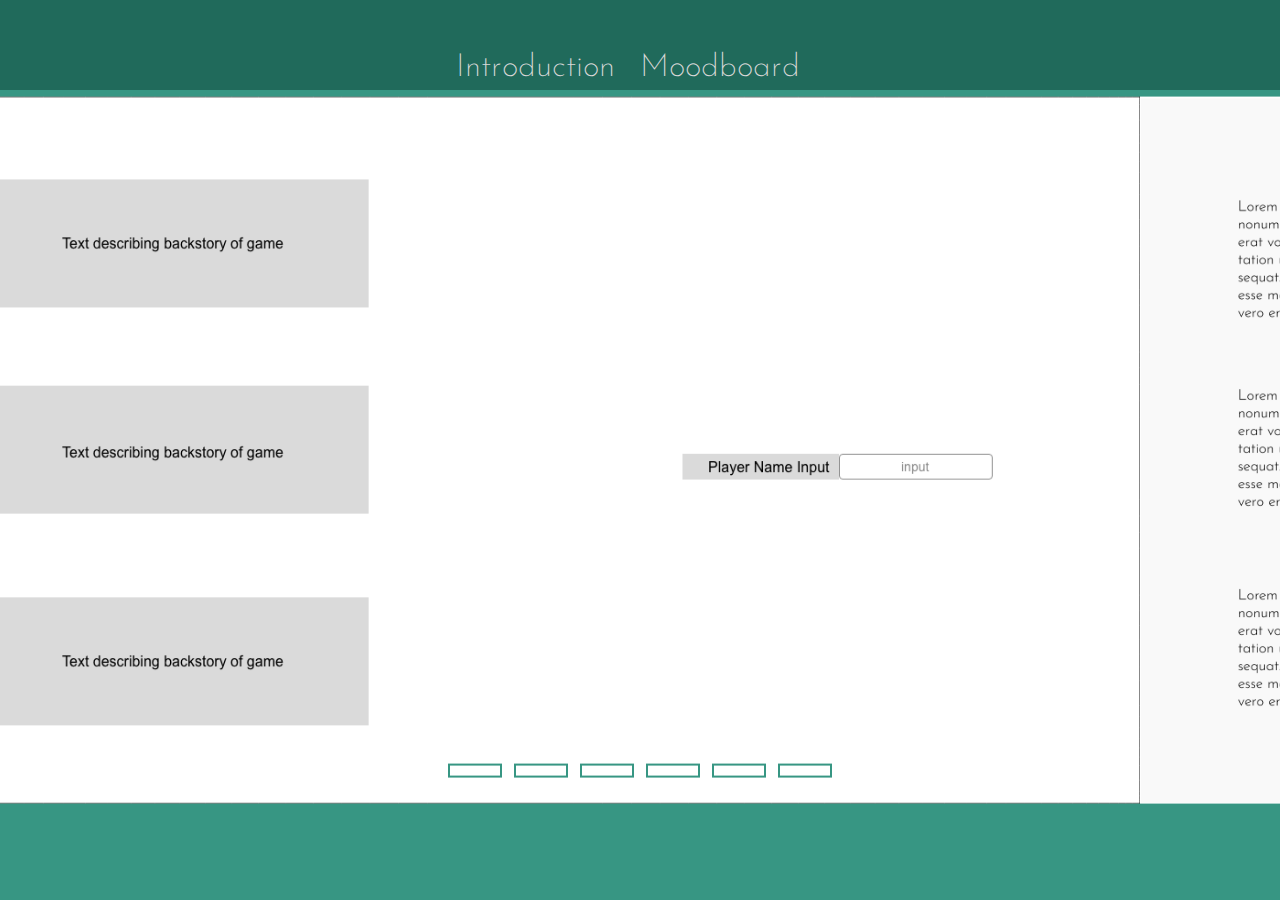
<file: index.html>
<!DOCTYPE html>
<html>
    <head>
    <meta charset="UTF-8">
    <meta name="viewport" content="width=device-width, initial-scale=1.0">
    <meta http-qeuiv="X-UA-Compatible" content="ie=edge">
    <link rel="stylesheet" href="style.css"> 
    <link href="https://fonts.googleapis.com/css2?family=Josefin+Sans:wght@200;300;400&display=swap" rel="stylesheet">
    <title>Test Page (D2)</title>
    </head>
    
<body>
    
    <div class="slidershow middle">
        
        <div class="slides">
            <input type="radio" name="r" id="r1" checked>
            <input type="radio" name="r" id="r2">
            <input type="radio" name="r" id="r3">
            <input type="radio" name="r" id="r4">
            <input type="radio" name="r" id="r5">
            <input type="radio" name="r" id="r6">
            <div class="slide s1">
                <img src="1_w.png">
            </div>
            <div class="slide">
                <img src="1.jpg">
            </div>
            <div class="slide">
                <img src="2_w.png">
            </div>
            <div class="slide">
                <img src="2.jpg">
            </div>
            <div class="slide">
                <img src="3_w.png">
            </div>
            <div class="slide">
                <img src="3.jpg">
            </div>
        </div>
        
        <div class="navigation">
            <label for="r1" class="bar"></label>
            <label for="r2" class="bar"></label>
            <label for="r3" class="bar"></label>
            <label for="r4" class="bar"></label>
            <label for="r5" class="bar"></label>
            <label for="r6" class="bar"></label>
        </div>
    </div>

    <div class="nav_div">
        <div class="flex_text">
            <a href="essay.html">
            <h2 class="nav_text">Introduction</h2>
            </a>
            <a href="moodboard.html">
            <h2 class="nav_text">Moodboard</h2>
            </a>    
        </div>
    </div>
    
</body>
    
</html>
</file>
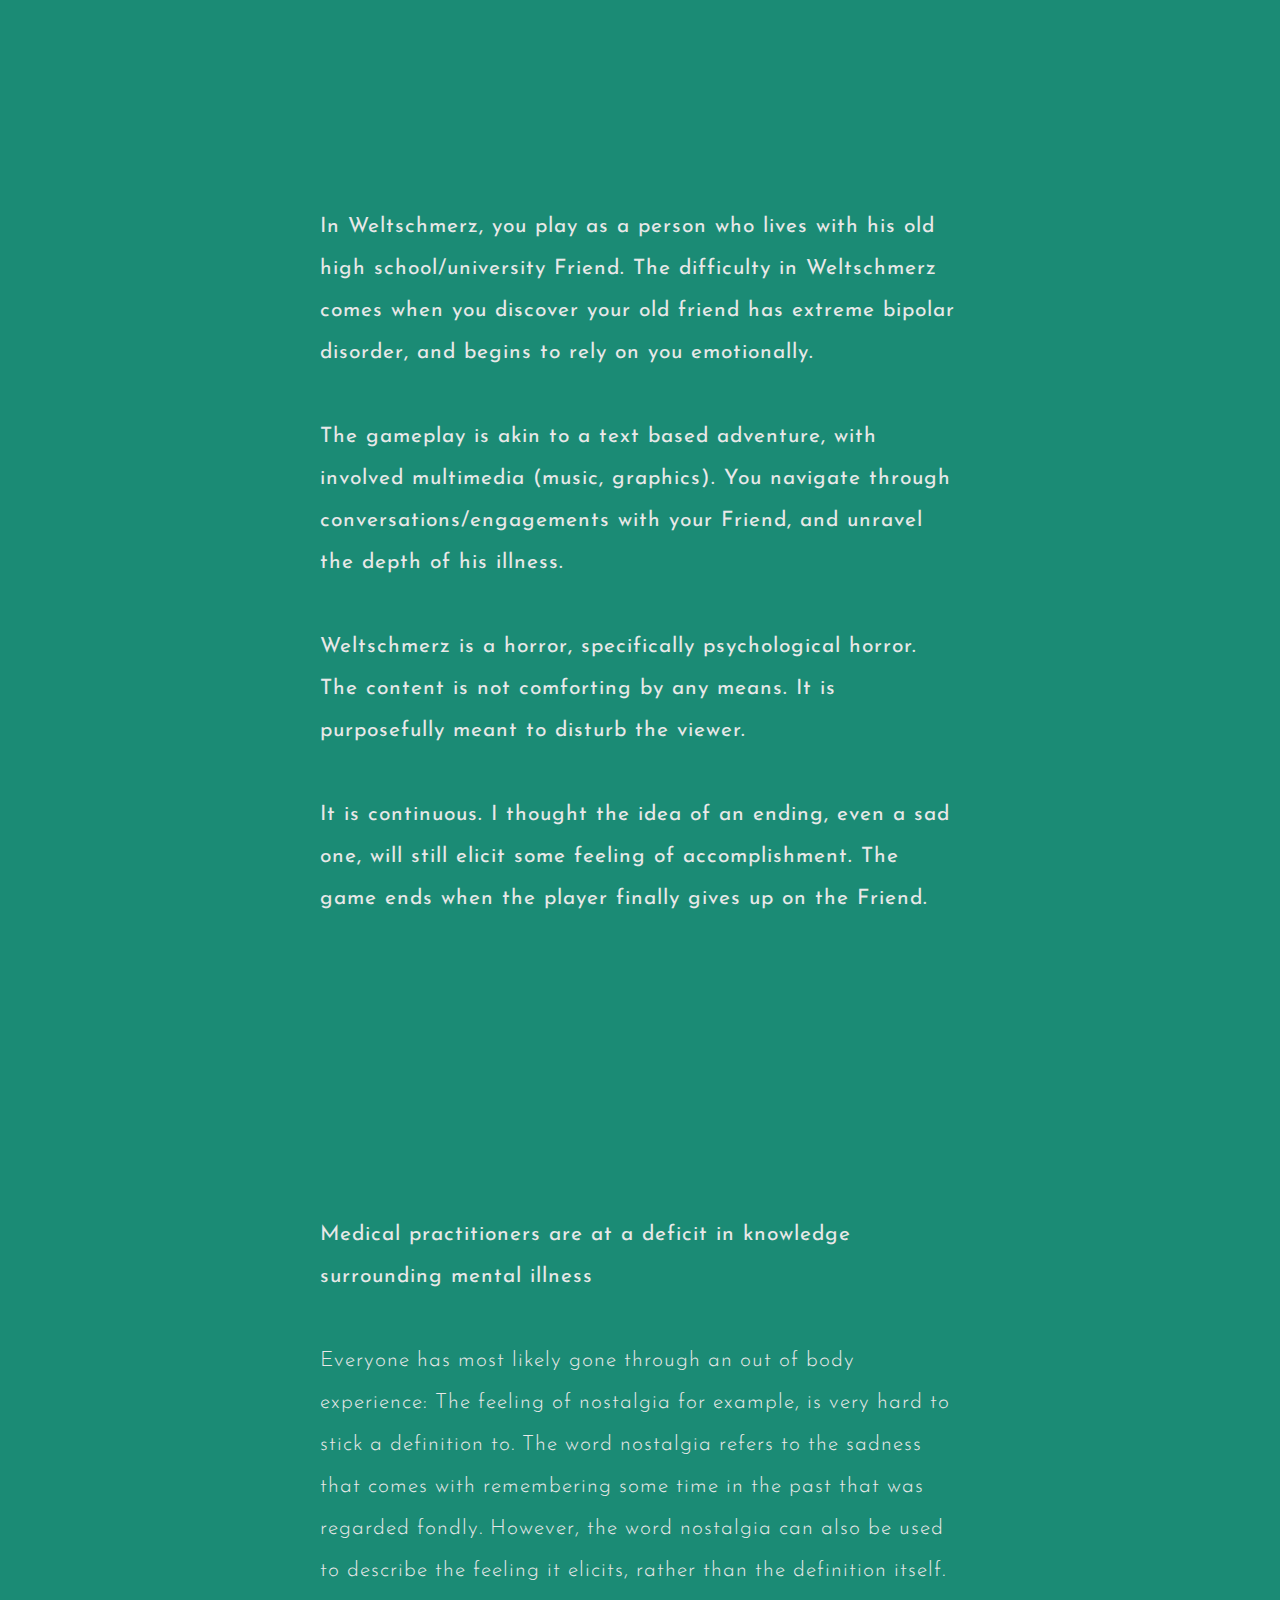
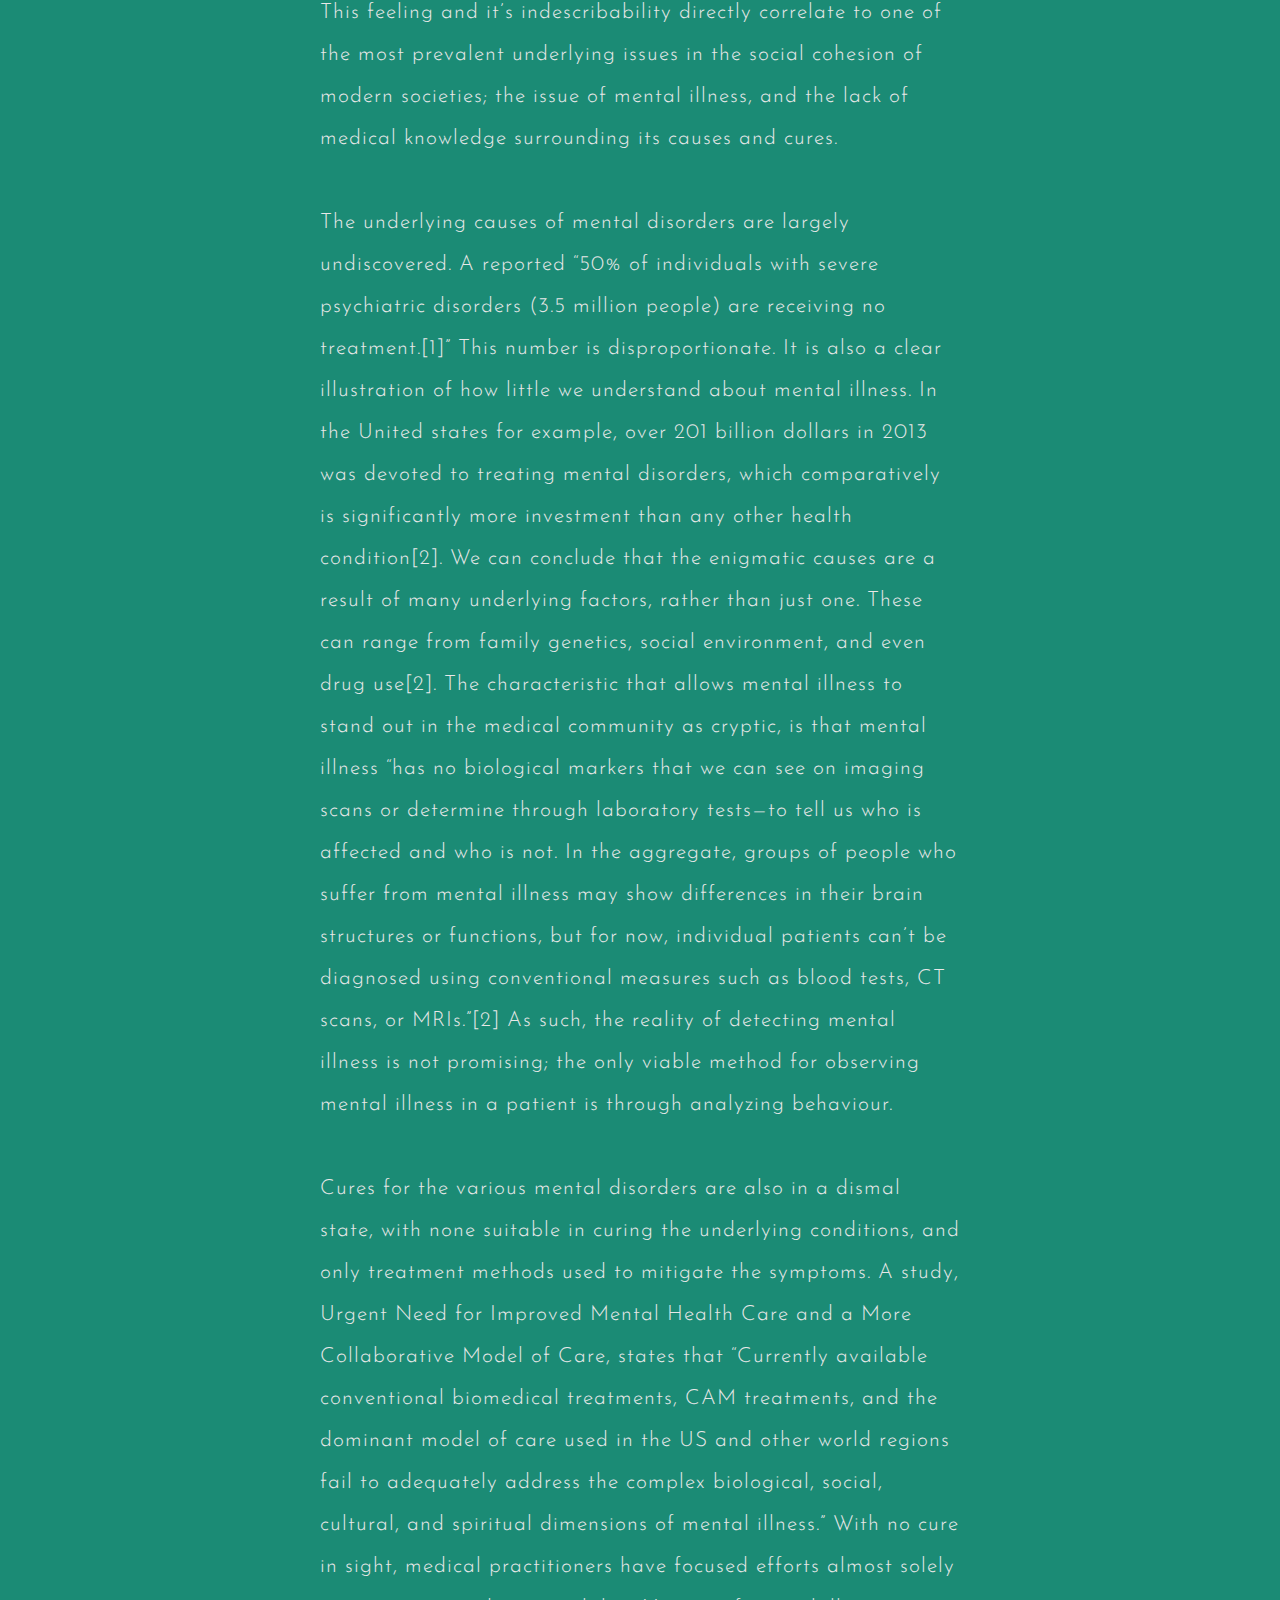
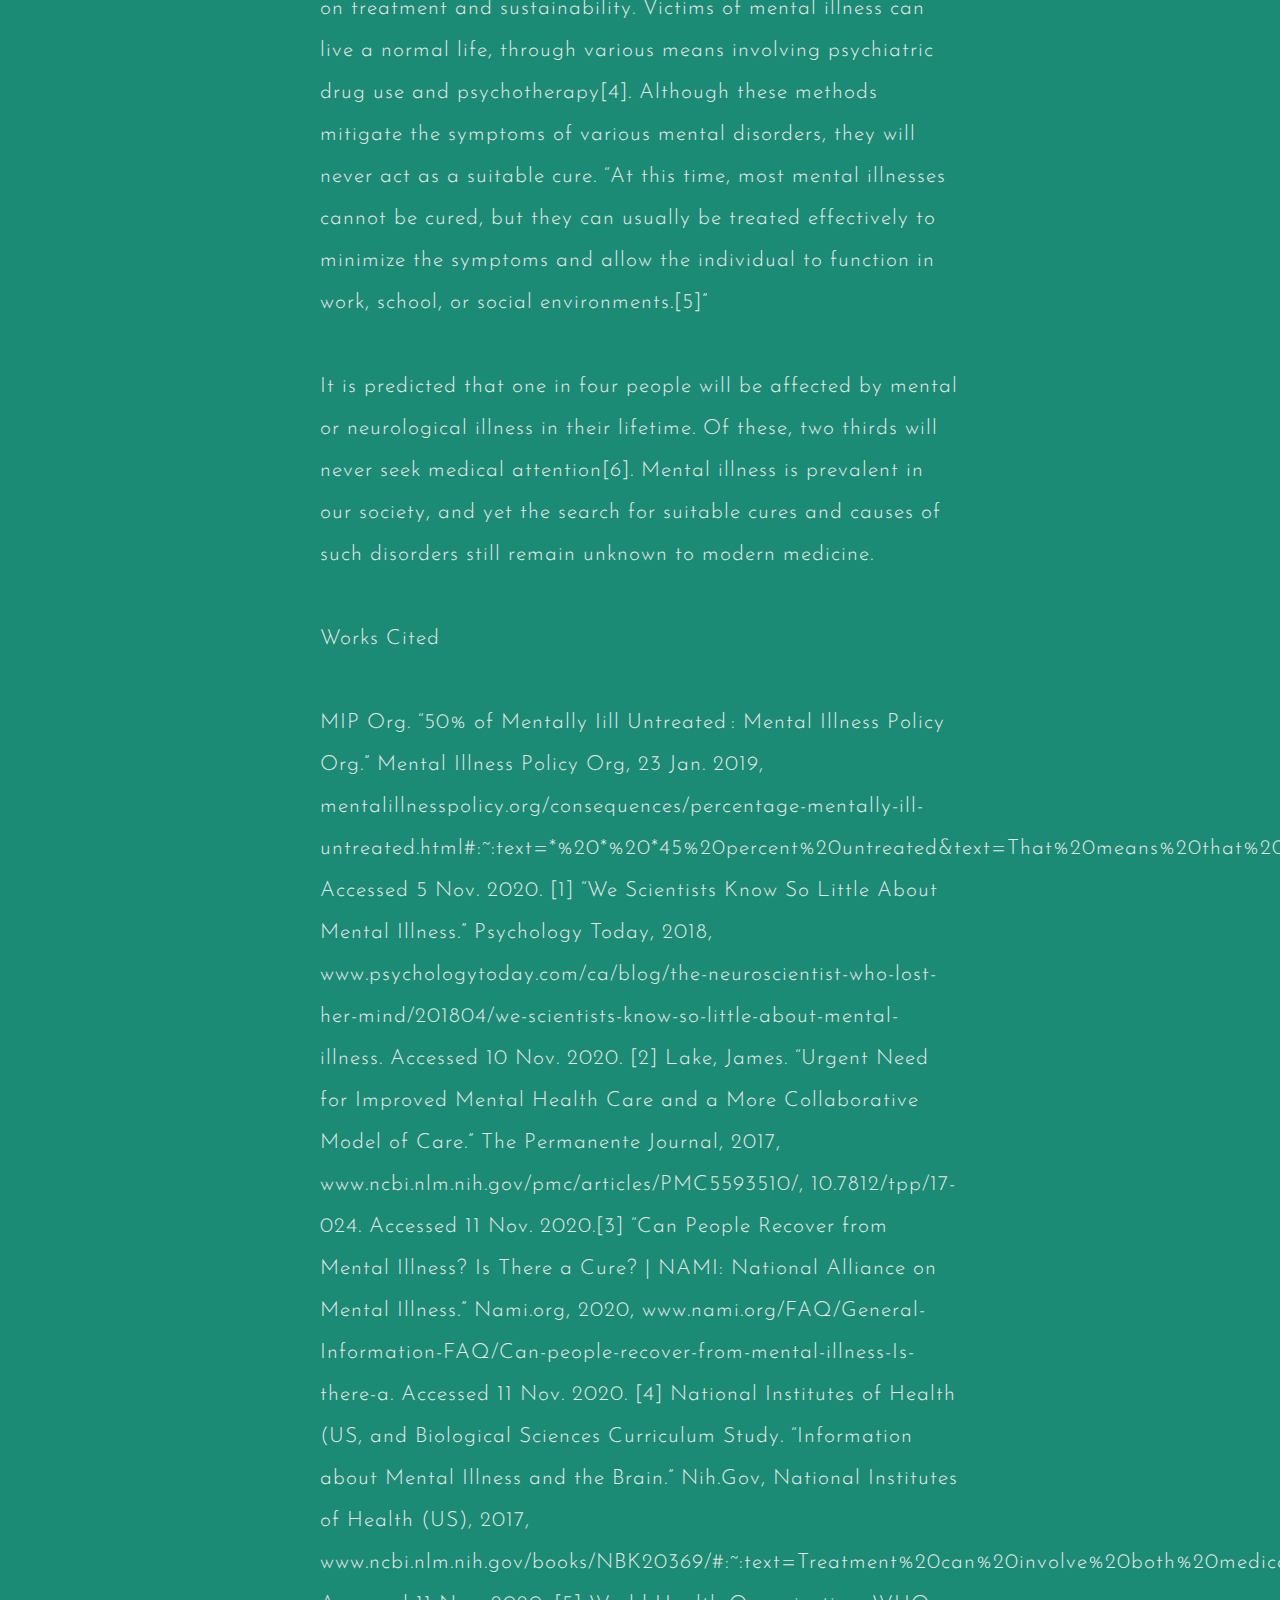
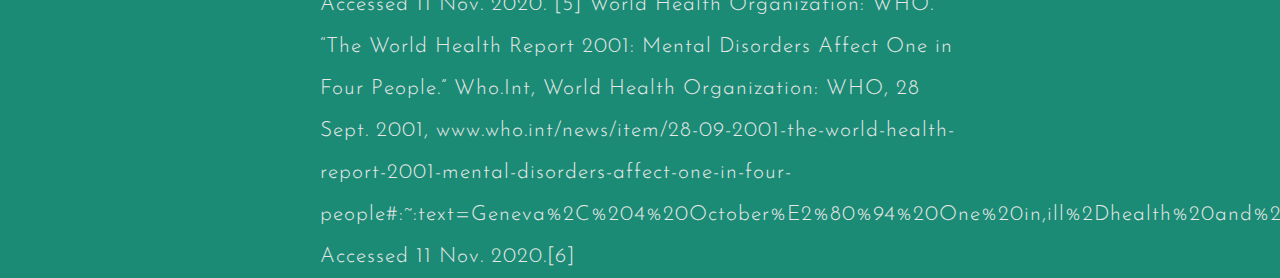
<file: essay.html>
<!DOCTYPE html>
<html>
    <head>
    <meta charset="UTF-8">
    <meta name="viewport" content="width=device-width, initial-scale=1.0">
    <meta http-qeuiv="X-UA-Compatible" content="ie=edge">
    <link rel="stylesheet" href="essay.css">
    <link href="https://fonts.googleapis.com/css2?family=Josefin+Sans:wght@200;300;400&display=swap" rel="stylesheet">
    <title>Test Page (D2)</title>
    </head>
    
<body>
    
    <a href="index.html">
    <div class="div_cont">
    <div class="transition"></div>
    </div>
    </a>    
        
    <div class="container">
    <div class="body_text_div">
    
        <h2 class="body_text_2"><br><br><br><br>In Weltschmerz, you play as a person who lives with his old high school/university Friend. The difficulty in Weltschmerz comes when you discover your old friend has extreme bipolar disorder, and begins to rely on you emotionally. 
<br><br>
The gameplay is akin to a text based adventure, with involved multimedia (music, graphics). You navigate through conversations/engagements with your Friend, and unravel the depth of his illness. 
<br><br>
Weltschmerz is a horror, specifically psychological horror. The content is not comforting by any means. It is purposefully meant to disturb the viewer. 
<br><br>
It is continuous. I thought the idea of an ending, even a sad one, will still elicit some feeling of accomplishment. The game ends when the player finally gives up on the Friend. 
<br><br><br><br><br><br><br><br>Medical practitioners are at a deficit in knowledge surrounding mental illness<br><br></h2>
        <h2 class="body_text">

Everyone has most likely gone through an out of body experience: The feeling of nostalgia for example, is very hard to stick a definition to. The word nostalgia refers to the sadness that comes with remembering some time in the past that was regarded fondly. However, the word nostalgia can also be used to describe the feeling it elicits, rather than the definition itself. This feeling and it’s indescribability directly correlate to one of the most prevalent underlying issues in the social cohesion of modern societies; the issue of mental illness, and the lack of medical knowledge surrounding its causes and cures. 
<br><br>
The underlying causes of mental disorders are largely undiscovered. A reported “50% of individuals with severe psychiatric disorders (3.5 million people) are receiving no treatment.[1]” This number is disproportionate. It is also a clear illustration of how little we understand about mental illness. In the United states for example, over 201 billion dollars in 2013 was devoted to treating mental disorders, which comparatively is significantly more investment than any other health condition[2]. We can conclude that the enigmatic causes are a result of many underlying factors, rather than just one. These can range from family genetics, social environment, and even drug use[2]. The characteristic that allows mental illness to stand out in the medical community as cryptic, is that mental illness “has no biological markers that we can see on imaging scans or determine through laboratory tests—to tell us who is affected and who is not. In the aggregate, groups of people who suffer from mental illness may show differences in their brain structures or functions, but for now, individual patients can’t be diagnosed using conventional measures such as blood tests, CT scans, or MRIs.”[2] As such, the reality of detecting mental illness is not promising; the only viable method for observing mental illness in a patient is through analyzing behaviour. 
<br><br>
Cures for the various mental disorders are also in a dismal state, with none suitable in curing the underlying conditions, and only treatment methods used to mitigate the symptoms. A study, Urgent Need for Improved Mental Health Care and a More Collaborative Model of Care, states that “Currently available conventional biomedical treatments, CAM treatments, and the dominant model of care used in the US and other world regions fail to adequately address the complex biological, social, cultural, and spiritual dimensions of mental illness.” With no cure in sight, medical practitioners have focused efforts almost solely on treatment and sustainability. Victims of mental illness can live a normal life, through various means involving psychiatric drug use and psychotherapy[4]. Although these methods mitigate the symptoms of various mental disorders, they will never act as a suitable cure. “At this time, most mental illnesses cannot be cured, but they can usually be treated effectively to minimize the symptoms and allow the individual to function in work, school, or social environments.[5]”
<br><br>
It is predicted that one in four people will be affected by mental or neurological illness in their lifetime. Of these, two thirds will never seek medical attention[6]. Mental illness is prevalent in our society, and yet the search for suitable cures and causes of such disorders still remain unknown to modern medicine.  
            <br><br>
            Works Cited
<br><br>
MIP Org. “50% of Mentally Iill Untreated : Mental Illness Policy Org.” Mental Illness Policy Org, 23 Jan. 2019, mentalillnesspolicy.org/consequences/percentage-mentally-ill-untreated.html#:~:text=*%20*%20*45%20percent%20untreated&text=That%20means%20that%20there%20are,age%2C%20sex%2C%20and%20race. Accessed 5 Nov. 2020. [1] 
‌“We Scientists Know So Little About Mental Illness.” Psychology Today, 2018, www.psychologytoday.com/ca/blog/the-neuroscientist-who-lost-her-mind/201804/we-scientists-know-so-little-about-mental-illness. Accessed 10 Nov. 2020. [2] 
Lake, James. “Urgent Need for Improved Mental Health Care and a More Collaborative Model of Care.” The Permanente Journal, 2017, www.ncbi.nlm.nih.gov/pmc/articles/PMC5593510/, 10.7812/tpp/17-024. Accessed 11 Nov. 2020.[3] 
“Can People Recover from Mental Illness? Is There a Cure? | NAMI: National Alliance on Mental Illness.” Nami.org, 2020, www.nami.org/FAQ/General-Information-FAQ/Can-people-recover-from-mental-illness-Is-there-a. Accessed 11 Nov. 2020. [4] 
National Institutes of Health (US, and Biological Sciences Curriculum Study. “Information about Mental Illness and the Brain.” Nih.Gov, National Institutes of Health (US), 2017, www.ncbi.nlm.nih.gov/books/NBK20369/#:~:text=Treatment%20can%20involve%20both%20medications,%2C%20school%2C%20or%20social%20environments. Accessed 11 Nov. 2020. [5] 
World Health Organization: WHO. “The World Health Report 2001: Mental Disorders Affect One in Four People.” Who.Int, World Health Organization: WHO, 28 Sept. 2001, www.who.int/news/item/28-09-2001-the-world-health-report-2001-mental-disorders-affect-one-in-four-people#:~:text=Geneva%2C%204%20October%E2%80%94%20One%20in,ill%2Dhealth%20and%20disability%20worldwide. Accessed 11 Nov. 2020.[6] 
‌

</h2>
    </div>
        </div>
</body>
    
</html>
</file>
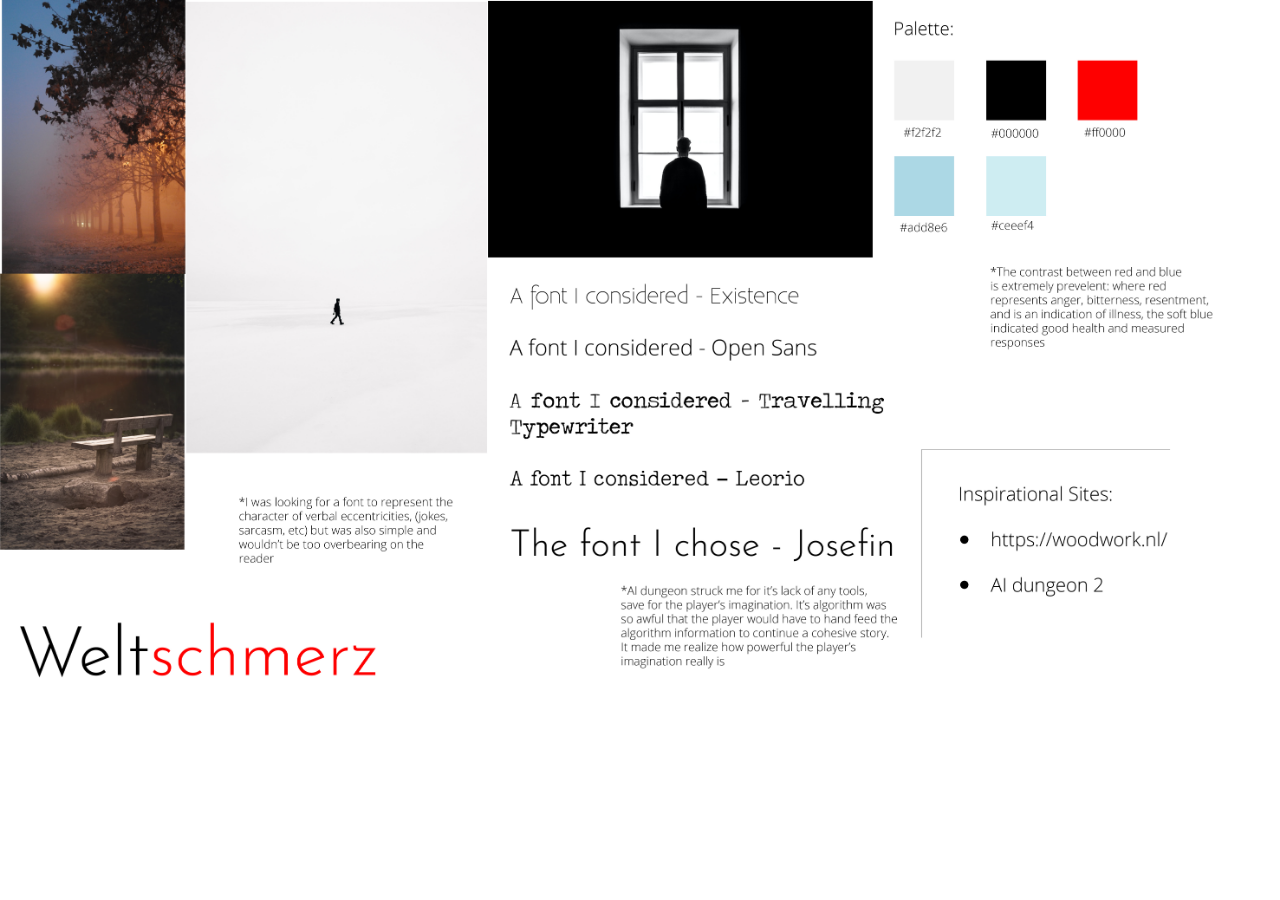
<file: moodboard.html>
<!DOCTYPE html>
<html>
    <head>
    <meta charset="UTF-8">
    <meta name="viewport" content="width=device-width, initial-scale=1.0">
    <meta http-qeuiv="X-UA-Compatible" content="ie=edge">
    <link rel="stylesheet" href="moodstyle.css">
    <title>Test Page (D2)</title>
    </head>
    
<body>
    <header>
        <img src="moodboard.jpg"> 
    </header>
</body>
    
</html>
</file>
<file: style.css>
body {
    margin: 0; 
    padding: 0; 
    background: #379683; 
}

.slidershow {
    width: 1500px; 
    height: auto
    overflow: hidden; 
}

.middle {
    position: absolute; 
    top: 50%; 
    left: 50%; 
    transform: translate(-50%, -50%); 
}

.navigation {
    position: absolute; 
    bottom: 20px; 
    left: 50%; 
    transform: translateX(-50%); 
    display: flex; 
}

.bar {
    width: 50px; 
    height: 10px; 
    border: 2px solid #379683; 
    margin: 6px; 
    cursor: pointer; 
    transition: 0.4s; 
}

.bar:hover {
    background: #379683; 
}

input[name="r"] {
    position: absolute; 
    visibility: hidden; 
}

.slides {
    width: 500%; 
    height: 100%; 
    display: flex; 
}

.slide {
    width: 20%; 
    transition: 0.6s; 
}

.slide img {
    width: 100%; 
    height: 100%; 
}

#r1:checked ~ .s1 {
    margin-left: 0; 
}

#r2:checked ~ .s1 {
    margin-left: -20%; 
}

#r3:checked ~ .s1 {
    margin-left: -40%; 
}

#r4:checked ~ .s1 {
    margin-left: -60%; 
}

#r5:checked ~ .s1 {
    margin-left: -80%; 
}

#r6:checked ~ .s1 {
    margin-left: -100%; 
}
.nav_div {
    position: fixed; 
    width: 100%; 
    height: 10%; 
    background-color: #206a5b; 
}

.flex_text {
    display: flex; 
    justify-content: center; 
    align-items: center; 
    padding: 2%; 
}

.nav_text {
    font-family: 'Josefin Sans', sans-serif;
    color: #d8d8d8; 
    font-weight: 200; 
    font-size: 2em; 
    transition-duration: 1s; 
}

.nav_text:hover {
    color: #379683; 
    transition-duration: 1s; 
}

div a {
    text-decoration: none; 
    padding-right: 2%; 
}
</file>
<file: essay.css>
* {
    margin: 0; 
    padding: 0; 
}

body {
    font-family: 'Josefin Sans', sans-serif;
    font-size: 15px; 
    background-color: #1b8b75; 
    color: #e8e8e8; 
}
.body_text {
    font-size: 1.4em; 
    letter-spacing: 1px; 
    line-height: 200%; 
    font-weight: 300; 
    text-rendering: optimizeLegibility; 
}

.body_text_div {
    width: 50%; 
    padding-top: 2%; 
}

.container {
    display: flex; 
    justify-content: center; 
}

.body_text_2 {
    font-size: 1.4em; 
    letter-spacing: 1px; 
    line-height: 200%; 
    font-weight: 400; 
    text-rendering: optimizeLegibility; 
    padding-top: 2%; 
}

.transition {
    height: 100vh; 
    width: 8%; 
    position: fixed; 
    background-color: #1b8b75; 
    z-index: 99; 
    transition-duration: 1s; 
}

.transition:hover {
    background-color: #157663; 
    transition-duration: 1s; 
}

.div_cont {
    display: flex; 
    justify-content: flex-end; 
}
</file>
<file: moodstyle.css>
* {
    margin: 0; 
    padding: 0; 
}

header img {
    width: 100%; 
    height: auto; 
}
</file>
